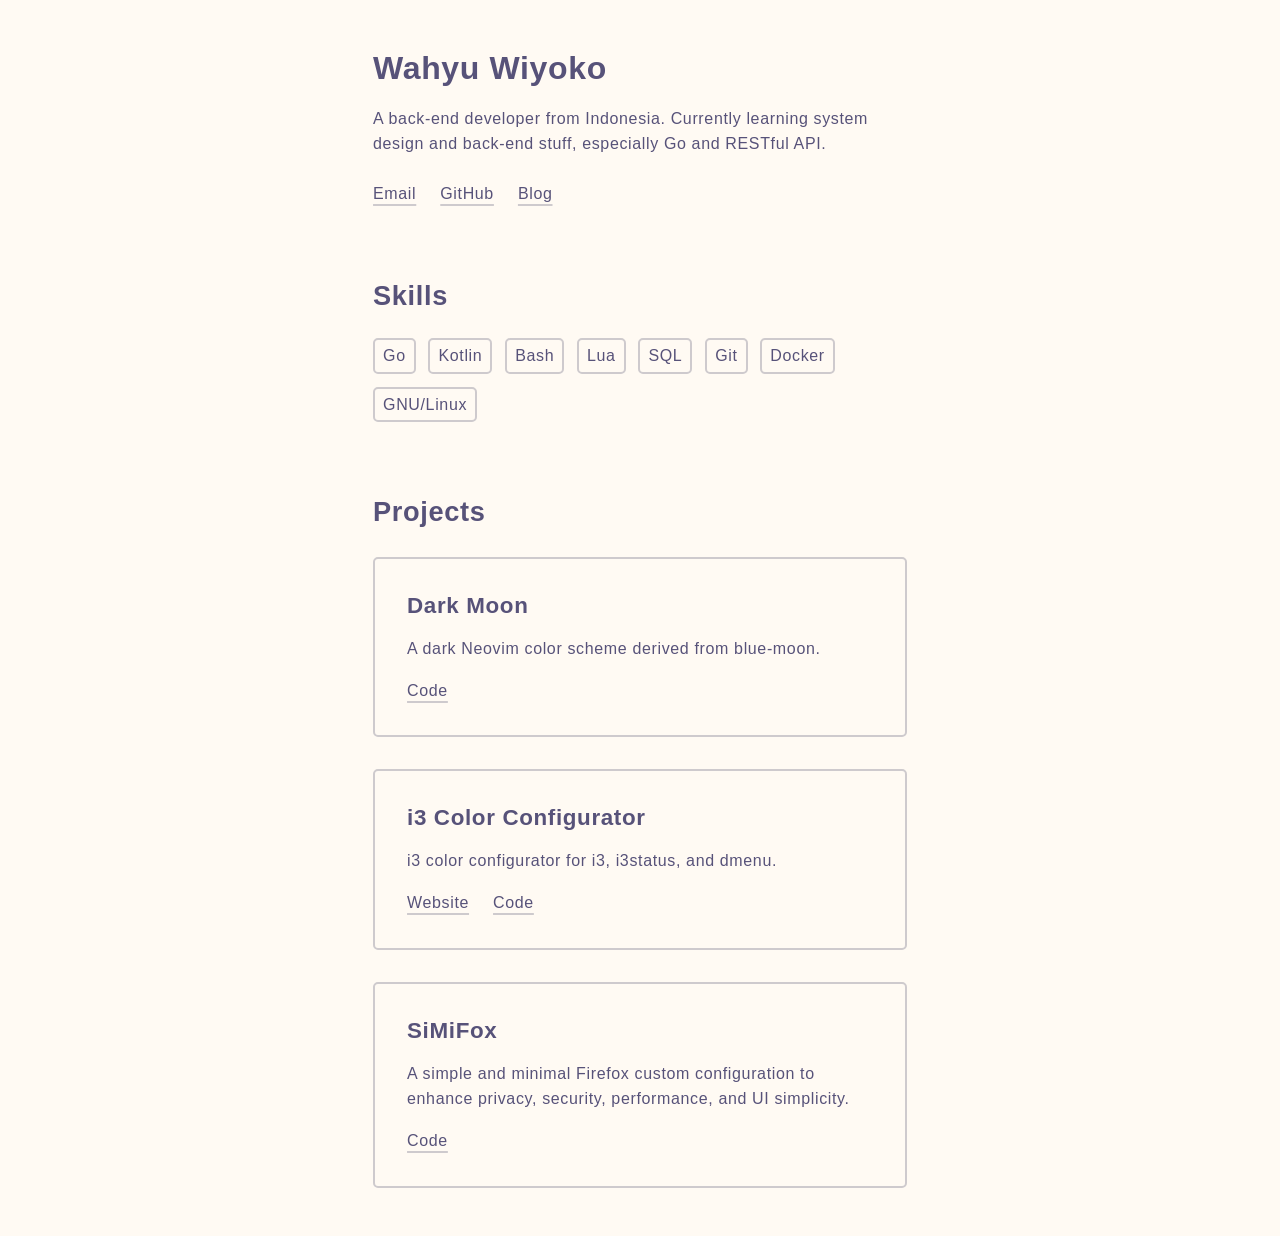
<file: index.html>
<!DOCTYPE html>
<html lang="en">
  <head>
    <meta charset="utf-8">
    <meta name="viewport" content="width=device-width, initial-scale=1">
    <meta name="description" content="Wahyu Wiyoko's portfolio website to showcase various projects.">
    <link rel="icon" type="image/x-icon" href="favicon.ico">
    <link rel="stylesheet" href="style.css">
    <title>Wahyu Wiyoko</title>
  </head>
  <body>
    <main>
      <section>
        <h1>Wahyu Wiyoko</h1>
        <p>
          A back-end developer from Indonesia. Currently learning system
          design and back-end stuff, especially Go and RESTful API.
        </p>

        <ul class="social links">
          <li>
            <a href="mailto:wiyoko@protonmail.com" target="_blank">Email</a>
          </li>
          <li>
            <a href="https://github.com/wahyuwiyoko" target="_blank">GitHub</a>
          </li>
          <li>
            <a href="https://wahyuwiyoko.github.io/blog/">Blog</a>
          </li>
        </ul>
      </section>

      <section>
        <h2>Skills</h2>

        <ul class="skills">
          <li>Go</li>
          <li>Kotlin</li>
          <li>Bash</li>
          <li>Lua</li>
          <li>SQL</li>
          <li>Git</li>
          <li>Docker</li>
          <li>GNU/Linux</li>
        </ul>
      </section>

      <section>
        <h2>Projects</h2>

        <div class="projects">
          <article>
            <h3>Dark Moon</h3>
            <p>
              A dark Neovim color scheme derived from blue-moon.
            </p>

            <ul class="links">
              <li>
                <a href="https://github.com/wahyuwiyoko/dark-moon.nvim" target="_blank">Code</a>
              </li>
            </ul>
          </article>

          <article>
            <h3>i3 Color Configurator</h3>
            <p>
              i3 color configurator for i3, i3status, and dmenu.
            </p>

            <ul class="links">
              <li>
                <a href="https://wahyuwiyoko.github.io/i3-color-configurator/" target="_blank">Website</a>
              </li>
              <li>
                <a href="https://github.com/wahyuwiyoko/i3-color-configurator" target="_blank">Code</a>
              </li>
            </ul>
          </article>

          <article>
            <h3>SiMiFox</h3>
            <p>
              A simple and minimal Firefox custom configuration to enhance
              privacy, security, performance, and UI simplicity.
            </p>

            <ul class="links">
              <li>
                <a href="https://github.com/wahyuwiyoko/simifox" target="_blank">Code</a>
              </li>
            </ul>
          </article>
        </div>
      </section>
    </main>
  </body>
</html>
</file>
<file: style.css>
:root {
  --foreground: #575279;
  --background: #fffaf3;
  --outline: #cecacd;
}

@media (prefers-color-scheme: dark) {
  :root {
    --foreground: #e0def4;
    --background: #191724;
    --outline: #524f67;
  }
}

body {
  margin: 0;
  font: 1rem/1.6 sans-serif;
  color: var(--foreground);
  background-color: var(--background);
  letter-spacing: 0.04rem;
}

main {
  max-width: 60ch;
  display: flex;
  flex-direction: column;
  row-gap: 4.5rem;
  margin: auto;
  padding: 3rem 1.5rem;
}

h1 {
  font-size: 2rem;
}

h2 {
  font-size: 1.7rem;
}

h3 {
  font-size: 1.4rem;
}

h1,
h2,
h3 {
  margin: 0;
  font-weight: 600;
  line-height: 1.3;
}

a {
  color: var(--foreground);
  text-decoration-thickness: 2px;
  text-underline-offset: 5px;
  text-decoration-color: var(--outline);
}

ul {
  display: flex;
  flex-wrap: wrap;
  font-weight: 500;
  list-style-type: none;
  margin: 0;
  padding: 0;
}

ul.links {
  column-gap: 1.5rem;
}

ul.social {
  margin-top: 1.5rem;
}

ul.skills {
  gap: 0.8rem;
  margin-top: 1.5rem;
}

ul.skills li {
  border: 2px solid var(--outline);
  padding: 0.2rem 0.5rem;
  border-radius: 5px;
}

.projects {
  display: flex;
  flex-direction: column;
  row-gap: 2rem;
  margin-top: 1.7rem
}

.projects article {
  border: 2px solid var(--outline);
  padding: 2rem;
  border-radius: 5px;
}
</file>
